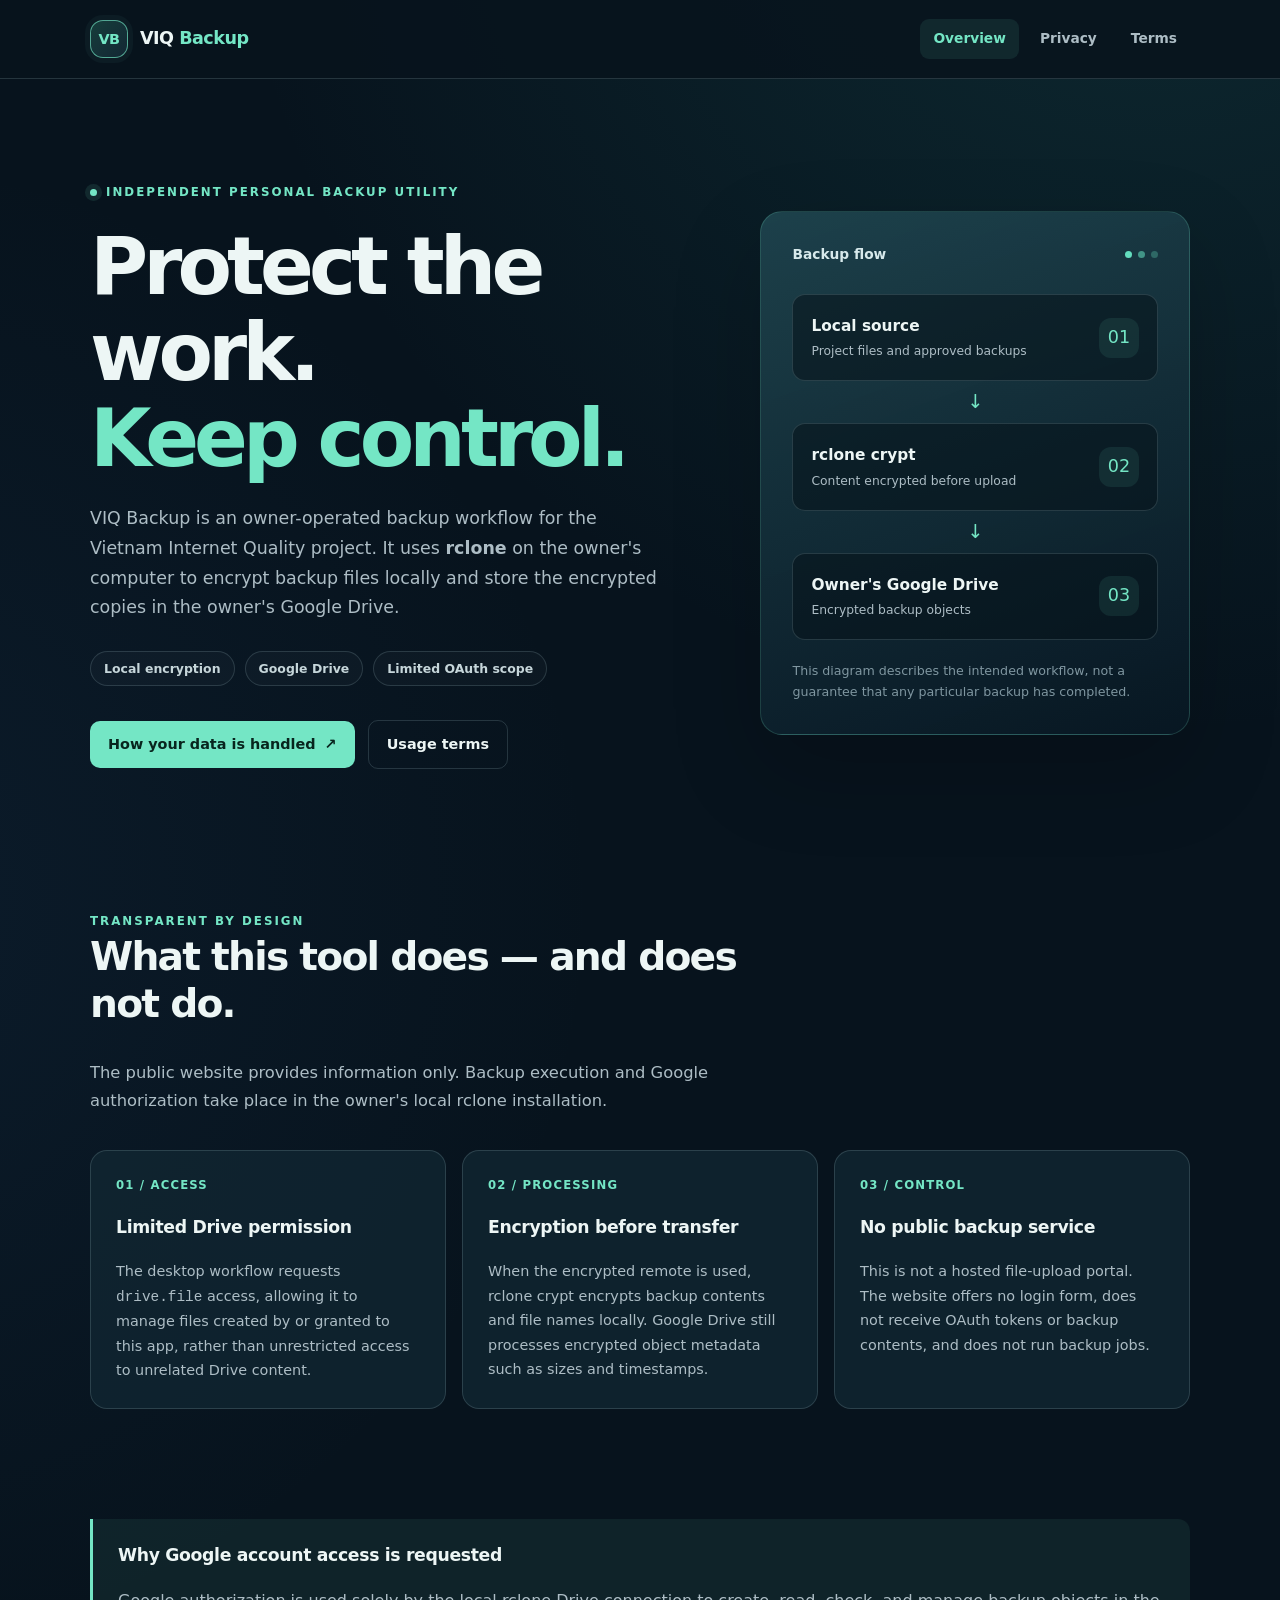
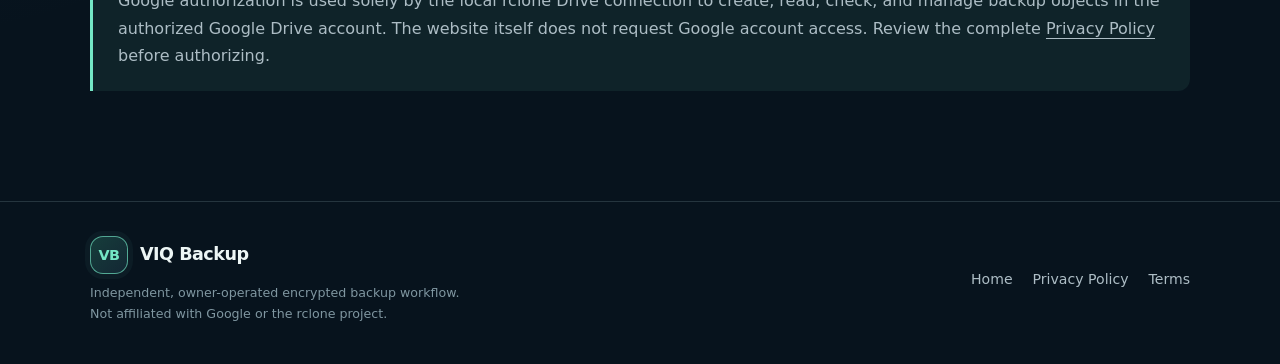
<file: index.html>
<!DOCTYPE html>
<html lang="en">
<head>
  <meta charset="utf-8">
  <meta name="viewport" content="width=device-width, initial-scale=1">
  <meta name="color-scheme" content="dark">
  <meta name="theme-color" content="#07131d">
  <meta name="referrer" content="strict-origin-when-cross-origin">
  <link rel="icon" href="./assets/favicon.svg" type="image/svg+xml">
  <link rel="stylesheet" href="./assets/site.css">
  <meta name="description" content="VIQ Backup is an owner-operated desktop workflow using rclone crypt and Google Drive to store encrypted backup files.">
  <title>Private encrypted backup | VIQ Backup</title>
</head>
<body>
<header class="topbar"><div class="wrap"><a class="brand" href="./index.html" aria-label="VIQ Backup homepage"><span class="brandmark">VB</span><span>VIQ <span class="accent">Backup</span></span></a><nav class="nav" aria-label="Primary"><a href="./index.html" aria-current="page">Overview</a><a href="./privacy.html">Privacy</a><a href="./terms.html">Terms</a></nav></div></header>
<main id="main">

<div class="wrap">
  <section class="hero" aria-labelledby="hero-title">
    <div>
      <span class="eyebrow"><span class="dot"></span> Independent personal backup utility</span>
      <h1 id="hero-title">Protect the work.<br><span class="highlight">Keep control.</span></h1>
      <p class="lead">VIQ Backup is an owner-operated backup workflow for the Vietnam Internet Quality project. It uses <strong>rclone</strong> on the owner's computer to encrypt backup files locally and store the encrypted copies in the owner's Google Drive.</p>
      <div class="pillrow"><span class="pill">Local encryption</span><span class="pill">Google Drive</span><span class="pill">Limited OAuth scope</span></div>
      <a class="action primary" href="./privacy.html">How your data is handled <span aria-hidden="true">↗</span></a>
      <a class="action outline" href="./terms.html">Usage terms</a>
    </div>
    <div class="visual" role="img" aria-label="Illustration of three steps: source files, encryption on the local device, encrypted cloud storage">
      <div class="visual-head"><span>Backup flow</span><span class="signal" aria-hidden="true"><i></i><i></i><i></i></span></div>
      <div class="stage"><span><b>Local source</b><small>Project files and approved backups</small></span><span class="stage-icon" aria-hidden="true">01</span></div>
      <div class="down" aria-hidden="true">↓</div>
      <div class="stage"><span><b>rclone crypt</b><small>Content encrypted before upload</small></span><span class="stage-icon" aria-hidden="true">02</span></div>
      <div class="down" aria-hidden="true">↓</div>
      <div class="stage"><span><b>Owner's Google Drive</b><small>Encrypted backup objects</small></span><span class="stage-icon" aria-hidden="true">03</span></div>
      <p class="fine" style="margin-top:20px">This diagram describes the intended workflow, not a guarantee that any particular backup has completed.</p>
    </div>
  </section>
  <section class="section" aria-labelledby="scope-heading">
    <div class="section-title"><span class="eyebrow">Transparent by design</span><h2 id="scope-heading">What this tool does — and does not do.</h2><p>The public website provides information only. Backup execution and Google authorization take place in the owner's local rclone installation.</p></div>
    <div class="cards">
      <article class="card"><div class="card-num">01 / ACCESS</div><h3>Limited Drive permission</h3><p>The desktop workflow requests <code>drive.file</code> access, allowing it to manage files created by or granted to this app, rather than unrestricted access to unrelated Drive content.</p></article>
      <article class="card"><div class="card-num">02 / PROCESSING</div><h3>Encryption before transfer</h3><p>When the encrypted remote is used, rclone crypt encrypts backup contents and file names locally. Google Drive still processes encrypted object metadata such as sizes and timestamps.</p></article>
      <article class="card"><div class="card-num">03 / CONTROL</div><h3>No public backup service</h3><p>This is not a hosted file-upload portal. The website offers no login form, does not receive OAuth tokens or backup contents, and does not run backup jobs.</p></article>
    </div>
  </section>
  <section class="section" style="padding-top:0" aria-labelledby="disclosure-heading"><div class="notice"><h3 id="disclosure-heading">Why Google account access is requested</h3><p>Google authorization is used solely by the local rclone Drive connection to create, read, check, and manage backup objects in the authorized Google Drive account. The website itself does not request Google account access. Review the complete <a href="./privacy.html">Privacy Policy</a> before authorizing.</p></div></section>
</div>

</main>
<footer class="footer"><div class="wrap footer-grid"><div><a class="brand" href="./index.html"><span class="brandmark">VB</span><span>VIQ Backup</span></a><p class="fine">Independent, owner-operated encrypted backup workflow.<br>Not affiliated with Google or the rclone project.</p></div><div class="footer-links"><a href="./index.html">Home</a><a href="./privacy.html">Privacy Policy</a><a href="./terms.html">Terms</a></div></div></footer>
</body>
</html>
</file>
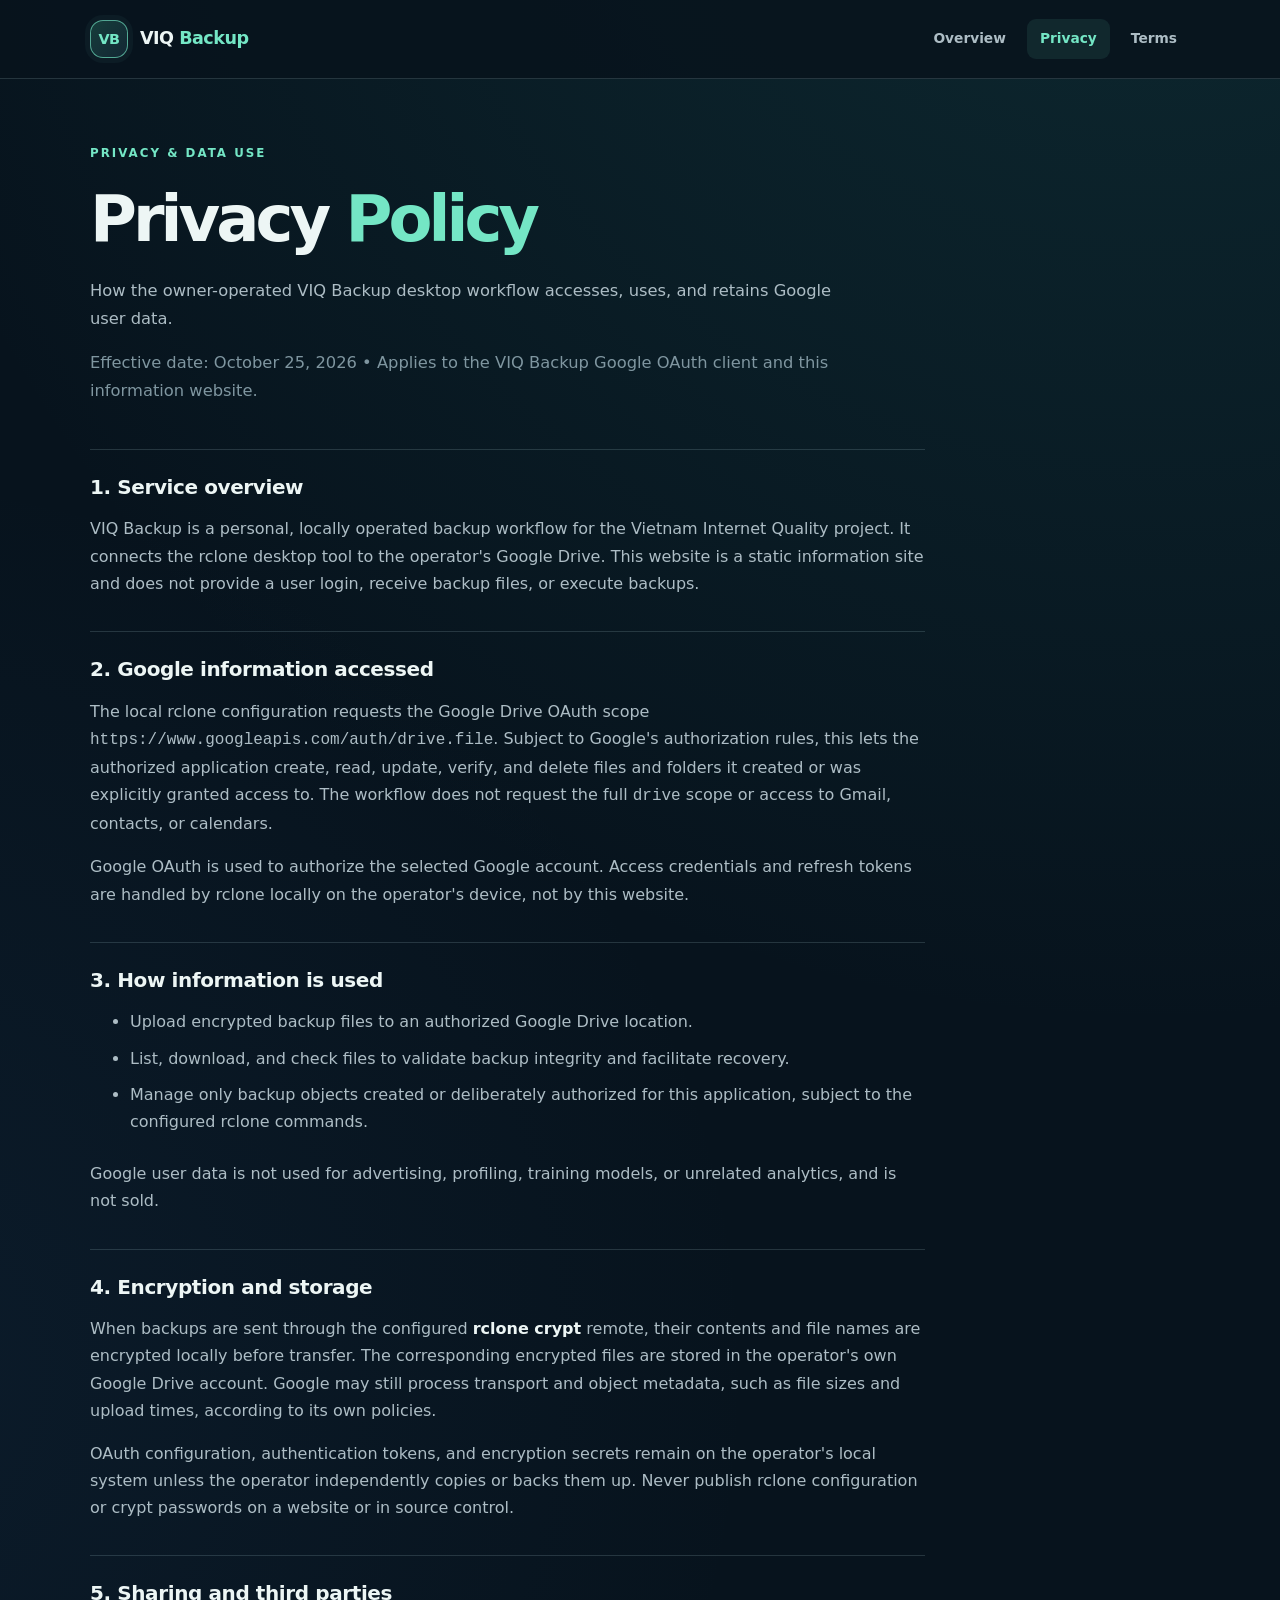
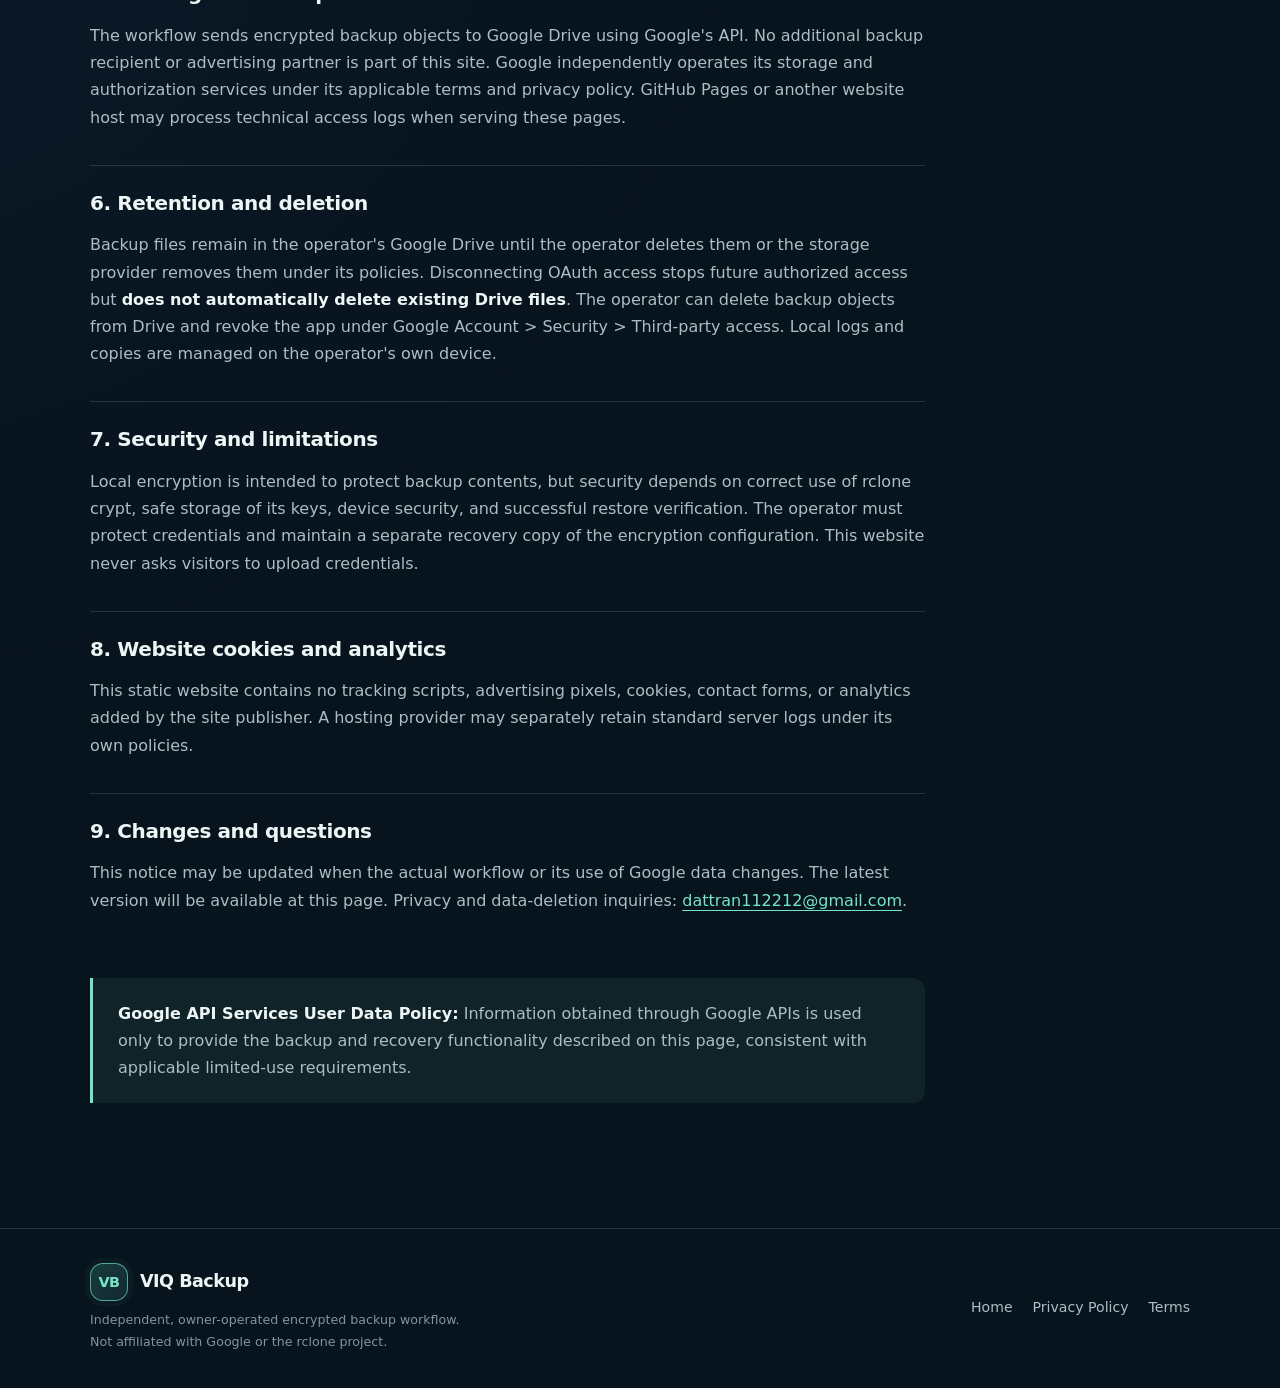
<file: privacy.html>
<!DOCTYPE html>
<html lang="en">
<head>
  <meta charset="utf-8">
  <meta name="viewport" content="width=device-width, initial-scale=1">
  <meta name="color-scheme" content="dark">
  <meta name="theme-color" content="#07131d">
  <meta name="referrer" content="strict-origin-when-cross-origin">
  <link rel="icon" href="./assets/favicon.svg" type="image/svg+xml">
  <link rel="stylesheet" href="./assets/site.css">
  <meta name="description" content="How VIQ Backup uses the Google Drive OAuth scope, handles encrypted files, and protects local credentials.">
  <title>Privacy Policy | VIQ Backup</title>
</head>
<body>
<header class="topbar"><div class="wrap"><a class="brand" href="./index.html" aria-label="VIQ Backup homepage"><span class="brandmark">VB</span><span>VIQ <span class="accent">Backup</span></span></a><nav class="nav" aria-label="Primary"><a href="./index.html">Overview</a><a href="./privacy.html" aria-current="page">Privacy</a><a href="./terms.html">Terms</a></nav></div></header>
<main id="main">

<div class="wrap simple"><div class="subhead"><span class="eyebrow">Privacy &amp; data use</span><h1>Privacy <span class="highlight">Policy</span></h1><p>How the owner-operated VIQ Backup desktop workflow accesses, uses, and retains Google user data.</p><p class="meta">Effective date: October 25, 2026 • Applies to the VIQ Backup Google OAuth client and this information website.</p></div>
<div class="legal">
<section><h2>1. Service overview</h2><p>VIQ Backup is a personal, locally operated backup workflow for the Vietnam Internet Quality project. It connects the rclone desktop tool to the operator's Google Drive. This website is a static information site and does not provide a user login, receive backup files, or execute backups.</p></section>
<section><h2>2. Google information accessed</h2><p>The local rclone configuration requests the Google Drive OAuth scope <code>https://www.googleapis.com/auth/drive.file</code>. Subject to Google's authorization rules, this lets the authorized application create, read, update, verify, and delete files and folders it created or was explicitly granted access to. The workflow does not request the full <code>drive</code> scope or access to Gmail, contacts, or calendars.</p><p>Google OAuth is used to authorize the selected Google account. Access credentials and refresh tokens are handled by rclone locally on the operator's device, not by this website.</p></section>
<section><h2>3. How information is used</h2><ul><li>Upload encrypted backup files to an authorized Google Drive location.</li><li>List, download, and check files to validate backup integrity and facilitate recovery.</li><li>Manage only backup objects created or deliberately authorized for this application, subject to the configured rclone commands.</li></ul><p>Google user data is not used for advertising, profiling, training models, or unrelated analytics, and is not sold.</p></section>
<section><h2>4. Encryption and storage</h2><p>When backups are sent through the configured <strong>rclone crypt</strong> remote, their contents and file names are encrypted locally before transfer. The corresponding encrypted files are stored in the operator's own Google Drive account. Google may still process transport and object metadata, such as file sizes and upload times, according to its own policies.</p><p>OAuth configuration, authentication tokens, and encryption secrets remain on the operator's local system unless the operator independently copies or backs them up. Never publish rclone configuration or crypt passwords on a website or in source control.</p></section>
<section><h2>5. Sharing and third parties</h2><p>The workflow sends encrypted backup objects to Google Drive using Google's API. No additional backup recipient or advertising partner is part of this site. Google independently operates its storage and authorization services under its applicable terms and privacy policy. GitHub Pages or another website host may process technical access logs when serving these pages.</p></section>
<section><h2>6. Retention and deletion</h2><p>Backup files remain in the operator's Google Drive until the operator deletes them or the storage provider removes them under its policies. Disconnecting OAuth access stops future authorized access but <strong>does not automatically delete existing Drive files</strong>. The operator can delete backup objects from Drive and revoke the app under Google Account &gt; Security &gt; Third-party access. Local logs and copies are managed on the operator's own device.</p></section>
<section><h2>7. Security and limitations</h2><p>Local encryption is intended to protect backup contents, but security depends on correct use of rclone crypt, safe storage of its keys, device security, and successful restore verification. The operator must protect credentials and maintain a separate recovery copy of the encryption configuration. This website never asks visitors to upload credentials.</p></section>
<section><h2>8. Website cookies and analytics</h2><p>This static website contains no tracking scripts, advertising pixels, cookies, contact forms, or analytics added by the site publisher. A hosting provider may separately retain standard server logs under its own policies.</p></section>
<section><h2>9. Changes and questions</h2><p>This notice may be updated when the actual workflow or its use of Google data changes. The latest version will be available at this page. Privacy and data-deletion inquiries: <a href="mailto:dattran112212@gmail.com">dattran112212@gmail.com</a>.</p></section>
<div class="notice"><p><strong>Google API Services User Data Policy:</strong> Information obtained through Google APIs is used only to provide the backup and recovery functionality described on this page, consistent with applicable limited-use requirements.</p></div>
</div></div>

</main>
<footer class="footer"><div class="wrap footer-grid"><div><a class="brand" href="./index.html"><span class="brandmark">VB</span><span>VIQ Backup</span></a><p class="fine">Independent, owner-operated encrypted backup workflow.<br>Not affiliated with Google or the rclone project.</p></div><div class="footer-links"><a href="./index.html">Home</a><a href="./privacy.html">Privacy Policy</a><a href="./terms.html">Terms</a></div></div></footer>
</body>
</html>
</file>
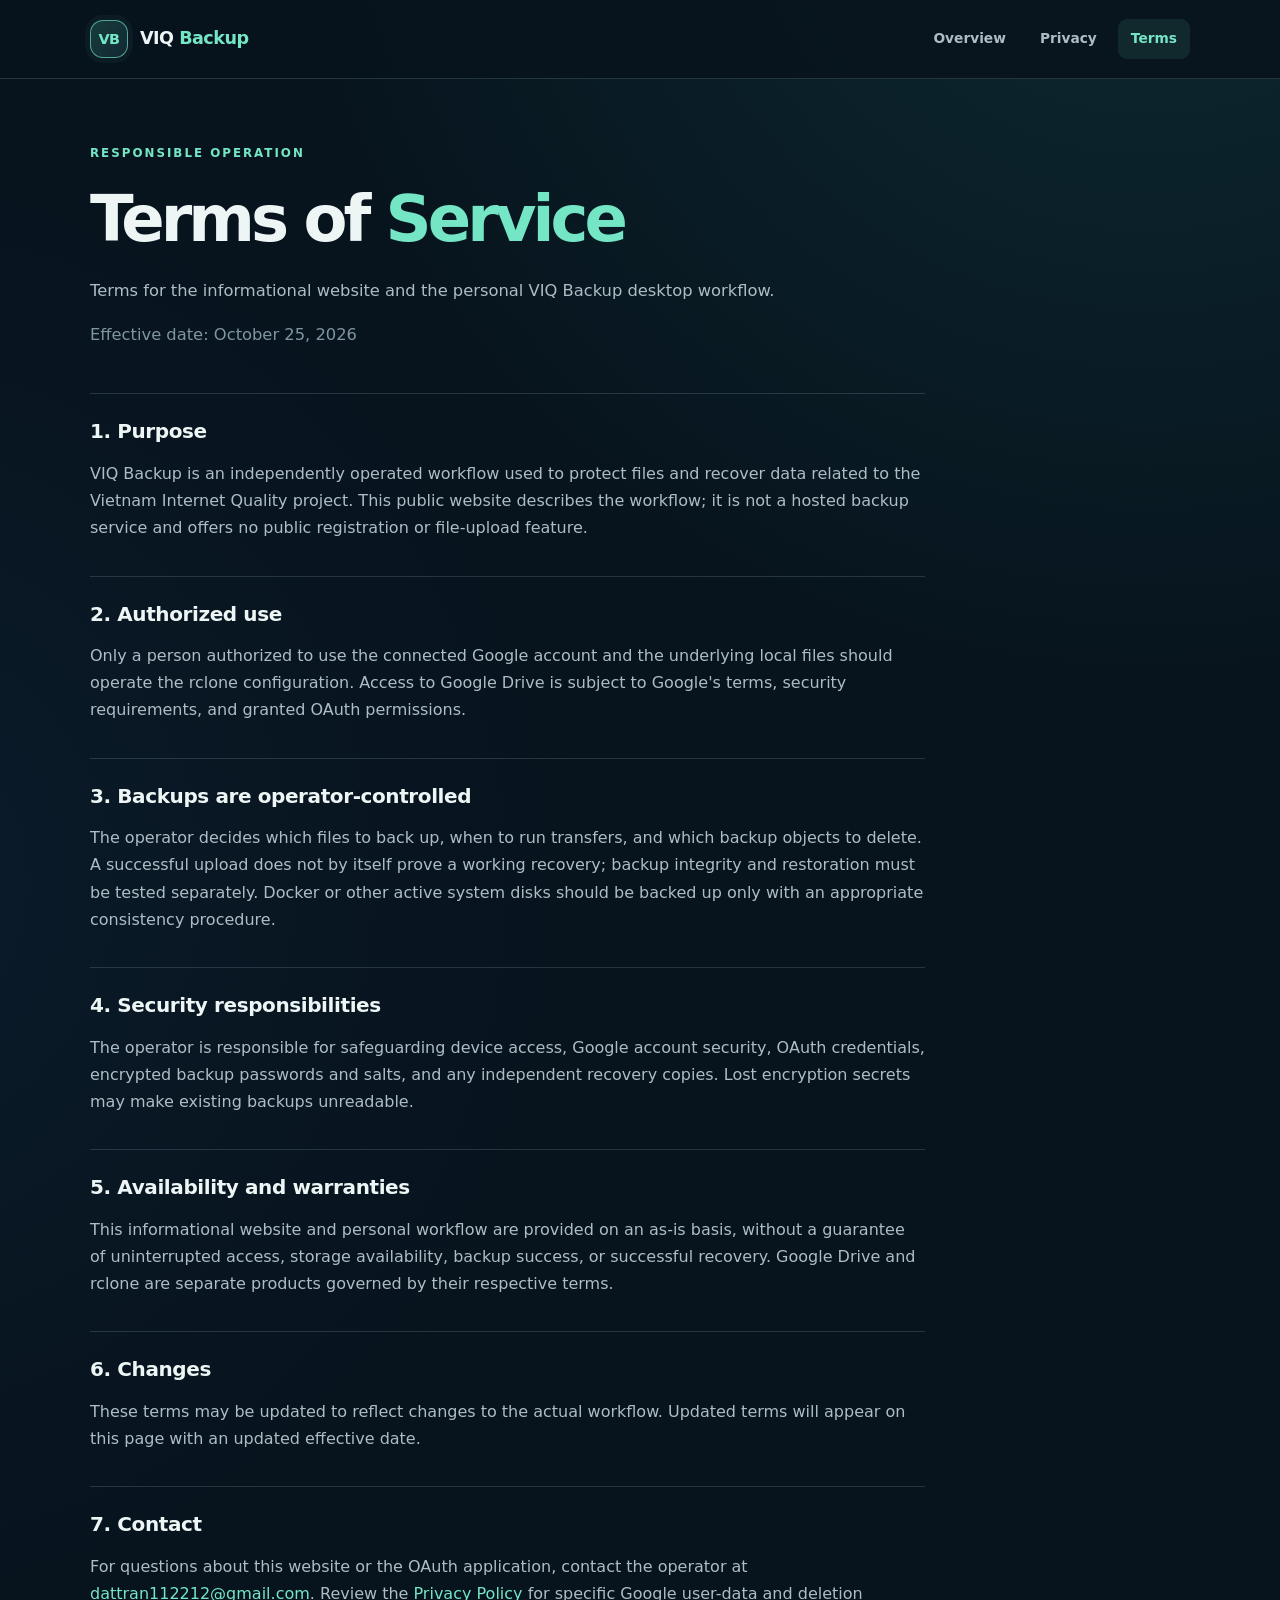
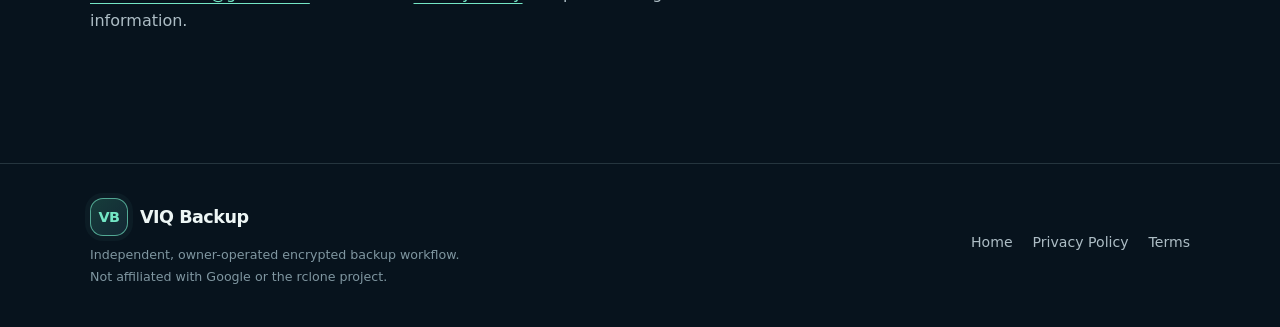
<file: terms.html>
<!DOCTYPE html>
<html lang="en">
<head>
  <meta charset="utf-8">
  <meta name="viewport" content="width=device-width, initial-scale=1">
  <meta name="color-scheme" content="dark">
  <meta name="theme-color" content="#07131d">
  <meta name="referrer" content="strict-origin-when-cross-origin">
  <link rel="icon" href="./assets/favicon.svg" type="image/svg+xml">
  <link rel="stylesheet" href="./assets/site.css">
  <meta name="description" content="Terms for the owner-operated VIQ Backup desktop backup workflow and its public information website.">
  <title>Terms of Service | VIQ Backup</title>
</head>
<body>
<header class="topbar"><div class="wrap"><a class="brand" href="./index.html" aria-label="VIQ Backup homepage"><span class="brandmark">VB</span><span>VIQ <span class="accent">Backup</span></span></a><nav class="nav" aria-label="Primary"><a href="./index.html">Overview</a><a href="./privacy.html">Privacy</a><a href="./terms.html" aria-current="page">Terms</a></nav></div></header>
<main id="main">

<div class="wrap simple"><div class="subhead"><span class="eyebrow">Responsible operation</span><h1>Terms of <span class="highlight">Service</span></h1><p>Terms for the informational website and the personal VIQ Backup desktop workflow.</p><p class="meta">Effective date: October 25, 2026</p></div>
<div class="legal">
<section><h2>1. Purpose</h2><p>VIQ Backup is an independently operated workflow used to protect files and recover data related to the Vietnam Internet Quality project. This public website describes the workflow; it is not a hosted backup service and offers no public registration or file-upload feature.</p></section>
<section><h2>2. Authorized use</h2><p>Only a person authorized to use the connected Google account and the underlying local files should operate the rclone configuration. Access to Google Drive is subject to Google's terms, security requirements, and granted OAuth permissions.</p></section>
<section><h2>3. Backups are operator-controlled</h2><p>The operator decides which files to back up, when to run transfers, and which backup objects to delete. A successful upload does not by itself prove a working recovery; backup integrity and restoration must be tested separately. Docker or other active system disks should be backed up only with an appropriate consistency procedure.</p></section>
<section><h2>4. Security responsibilities</h2><p>The operator is responsible for safeguarding device access, Google account security, OAuth credentials, encrypted backup passwords and salts, and any independent recovery copies. Lost encryption secrets may make existing backups unreadable.</p></section>
<section><h2>5. Availability and warranties</h2><p>This informational website and personal workflow are provided on an as-is basis, without a guarantee of uninterrupted access, storage availability, backup success, or successful recovery. Google Drive and rclone are separate products governed by their respective terms.</p></section>
<section><h2>6. Changes</h2><p>These terms may be updated to reflect changes to the actual workflow. Updated terms will appear on this page with an updated effective date.</p></section>
<section><h2>7. Contact</h2><p>For questions about this website or the OAuth application, contact the operator at <a href="mailto:dattran112212@gmail.com">dattran112212@gmail.com</a>. Review the <a href="./privacy.html">Privacy Policy</a> for specific Google user-data and deletion information.</p></section>
</div></div>

</main>
<footer class="footer"><div class="wrap footer-grid"><div><a class="brand" href="./index.html"><span class="brandmark">VB</span><span>VIQ Backup</span></a><p class="fine">Independent, owner-operated encrypted backup workflow.<br>Not affiliated with Google or the rclone project.</p></div><div class="footer-links"><a href="./index.html">Home</a><a href="./privacy.html">Privacy Policy</a><a href="./terms.html">Terms</a></div></div></footer>
</body>
</html>
</file>
<file: assets/site.css>
/* VIQ Backup — self-contained static website, no frameworks or remote fonts. */
:root{color-scheme:dark;--bg:#07131d;--bg2:#0c1d29;--ink:#edf6f5;--muted:#adbdc5;--soft:#7f96a0;--line:rgba(184,216,226,.17);--mint:#74e6c5;--deepmint:#183c3a;--blue:#9acafa;--panel:rgba(17,39,51,.78)}
*{box-sizing:border-box}html{scroll-behavior:smooth}body{margin:0;background:radial-gradient(circle at 90% -10%,rgba(35,120,118,.23),transparent 38%),radial-gradient(circle at -12% 46%,rgba(44,90,143,.12),transparent 42%),var(--bg);color:var(--ink);font:16px/1.7 system-ui,-apple-system,BlinkMacSystemFont,"Segoe UI",Roboto,Arial,sans-serif}a{color:inherit;text-underline-offset:4px}a:hover{color:var(--mint)}a:focus-visible{outline:3px solid var(--mint);outline-offset:4px;border-radius:3px}.wrap{width:min(1100px,calc(100% - 44px));margin-inline:auto}.topbar{border-bottom:1px solid var(--line);background:rgba(7,19,29,.86)}.topbar .wrap{display:flex;align-items:center;justify-content:space-between;gap:18px;min-height:78px}.brand{display:flex;align-items:center;gap:12px;text-decoration:none;font-size:1.1rem;font-weight:750;letter-spacing:-.03em}.brandmark{display:grid;place-items:center;width:38px;height:38px;border:1px solid rgba(116,230,197,.65);background:linear-gradient(135deg,#163d3b,#132734);border-radius:13px;color:var(--mint);box-shadow:0 0 0 5px rgba(116,230,197,.045);font-weight:800;font-size:.9rem}.nav{display:flex;gap:8px;flex-wrap:wrap}.nav a{padding:8px 13px;border-radius:9px;text-decoration:none;color:var(--muted);font-size:.86rem;font-weight:650}.nav a[aria-current=page],.nav a:hover{background:rgba(116,230,197,.09);color:var(--mint)}.eyebrow{display:inline-flex;align-items:center;gap:9px;text-transform:uppercase;font-size:.74rem;letter-spacing:.17em;font-weight:800;color:var(--mint)}.dot{width:7px;height:7px;display:inline-block;border-radius:50%;background:var(--mint);box-shadow:0 0 0 5px rgba(116,230,197,.10)}h1,h2,h3,p{margin-top:0}h1{font-size:clamp(2.65rem,6.2vw,5.3rem);line-height:1.08;letter-spacing:-.062em;font-weight:780;margin:20px 0 23px}h2{font-size:clamp(1.65rem,3.5vw,2.45rem);line-height:1.2;letter-spacing:-.045em}h3{font-size:1.08rem;letter-spacing:-.02em}p{color:var(--muted)}.hero{display:grid;grid-template-columns:minmax(0,1.22fr) minmax(280px,.85fr);gap:54px;align-items:center;padding:98px 0 107px}.hero .lead{font-size:1.09rem;max-width:570px}.highlight{color:var(--mint)}.pillrow{display:flex;flex-wrap:wrap;gap:10px;margin:28px 0 34px}.pill{border:1px solid var(--line);border-radius:100px;color:#c6d6da;padding:6px 13px;font-size:.78rem;font-weight:600;background:rgba(255,255,255,.025)}.action{display:inline-flex;align-items:center;justify-content:center;gap:9px;padding:11px 18px;font-weight:750;font-size:.9rem;text-decoration:none;border-radius:10px;transition:background .2s}.action.primary{color:#08251e;background:var(--mint)}.action.primary:hover{background:#9bf5d8}.action.outline{border:1px solid var(--line);margin-left:8px}.action.outline:hover{background:rgba(255,255,255,.06)}.visual{border:1px solid rgba(116,230,197,.19);border-radius:22px;background:linear-gradient(160deg,rgba(32,71,81,.86),rgba(8,23,35,.95));padding:31px;box-shadow:0 35px 90px rgba(0,0,0,.19)}.visual-head{display:flex;align-items:center;justify-content:space-between;color:#d7e9eb;font-size:.86rem;font-weight:750;margin-bottom:28px}.signal{display:flex;gap:6px}.signal i{display:block;height:7px;width:7px;border-radius:50%;background:#63ddbe}.signal i:nth-child(2){opacity:.57}.signal i:nth-child(3){opacity:.30}.stage{display:flex;align-items:center;justify-content:space-between;gap:14px;border:1px solid var(--line);border-radius:13px;padding:18px;margin-top:12px;background:rgba(6,19,26,.56)}.stage b{display:block;font-size:.96rem}.stage small{display:block;color:var(--muted);font-size:.77rem;margin-top:2px}.stage-icon{height:40px;width:40px;border-radius:12px;background:rgba(116,230,197,.09);display:grid;place-items:center;color:var(--mint);font-size:1.1rem}.stage-tag{font-size:.66rem;letter-spacing:.07em;text-transform:uppercase;color:var(--mint);font-weight:800}.down{text-align:center;color:var(--mint);font-size:1.2rem;line-height:1;padding-top:11px}.section{padding:30px 0 80px}.section-title{max-width:720px;margin-bottom:35px}.section-title p{font-size:1.02rem}.cards{display:grid;grid-template-columns:repeat(3,minmax(0,1fr));gap:16px}.card{border:1px solid var(--line);background:var(--panel);border-radius:17px;padding:25px;min-height:218px}.card-num{font-size:.73rem;color:var(--mint);font-weight:800;letter-spacing:.1em;margin-bottom:17px}.card p{font-size:.9rem;margin:0}.notice{border-left:3px solid var(--mint);border-radius:0 12px 12px 0;background:rgba(116,230,197,.07);padding:22px 25px;margin:30px 0}.notice p:last-child{margin:0}.notice strong{color:var(--ink)}.simple{padding:45px 0 95px}.subhead{max-width:760px;padding:14px 0 28px}.subhead h1{font-size:clamp(2.6rem,5vw,4.2rem)}.subhead p{font-size:1.02rem}.legal{max-width:835px}.legal section{padding:18px 0;border-top:1px solid var(--line)}.legal h2{font-size:1.25rem;letter-spacing:-.02em;margin-top:7px}.legal li{color:var(--muted);padding-bottom:9px}.legal strong{color:var(--ink)}.legal a{color:var(--mint)}.meta{font-size:.85rem;color:var(--soft)}.footer{border-top:1px solid var(--line);padding:34px 0 40px}.footer-grid{display:flex;justify-content:space-between;align-items:center;flex-wrap:wrap;gap:20px}.footer-links{display:flex;flex-wrap:wrap;gap:20px;font-size:.88rem}.footer-links a{text-decoration:none;color:var(--muted)}.footer-links a:hover{color:var(--mint)}.fine{font-size:.79rem;color:var(--soft);margin:8px 0 0}.accent{color:var(--mint)}@media (max-width:860px){.hero{grid-template-columns:1fr;padding:65px 0 75px;gap:28px}.visual{max-width:570px}.cards{grid-template-columns:1fr}.card{min-height:unset}.section{padding-bottom:60px}}@media (max-width:520px){.wrap{width:calc(100% - 30px)}.topbar .wrap{flex-direction:column;align-items:flex-start;padding:15px 0;gap:8px}.nav a{padding:4px 9px}.hero{padding-top:50px}h1{font-size:2.8rem}.action.outline{margin-left:0;margin-top:10px}.visual{padding:17px}.stage{padding:13px}.simple{padding-top:28px}}
</file>
